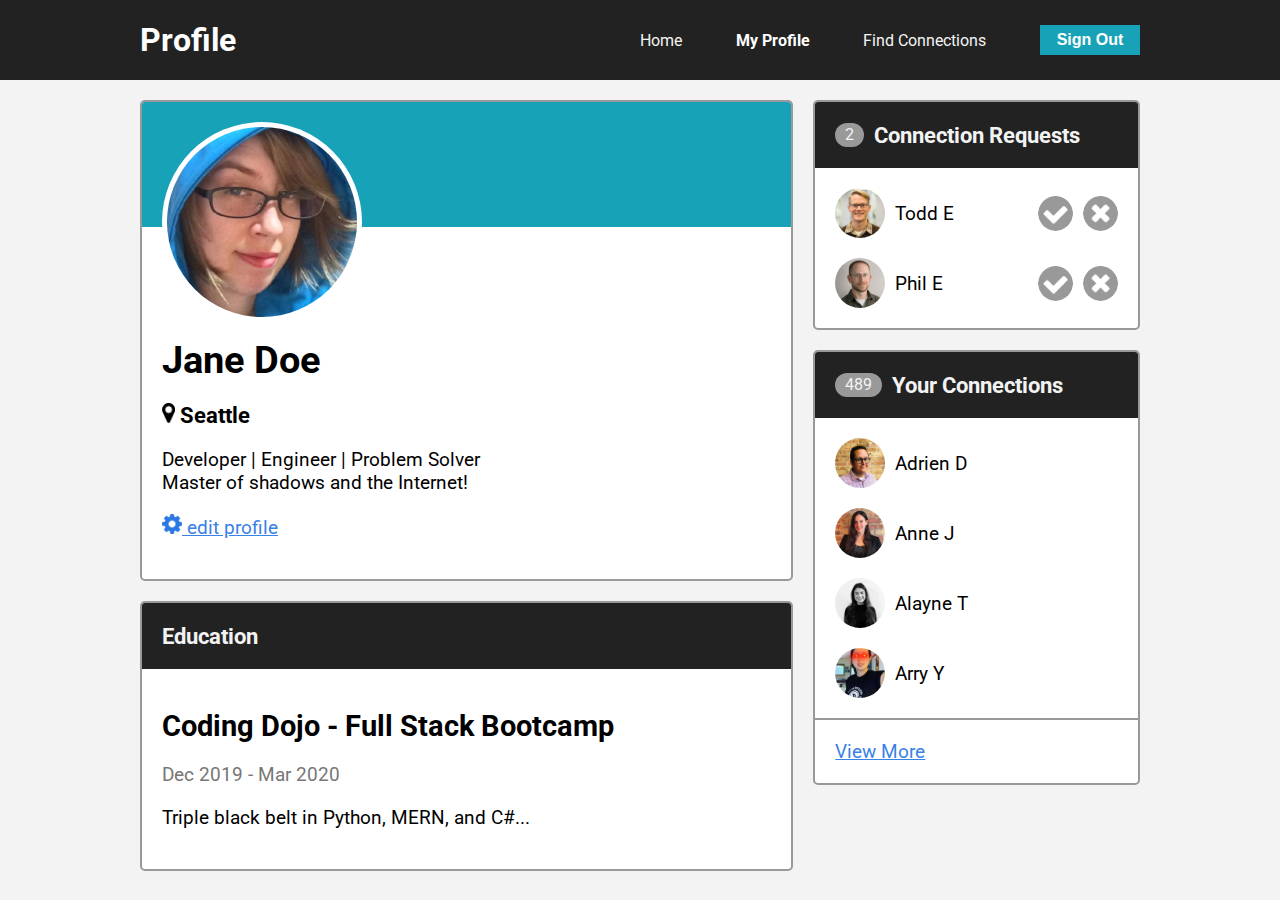
<file: Parks_Ben_MakingConnections/index.html>
<!DOCTYPE html>
<html lang="en">
<head>
    <meta charset="UTF-8">
    <meta name="viewport" content="width=device-width, initial-scale=1.0">
    <title>Profile Page</title>
    <link rel="stylesheet" href="style.css">
    <link rel="preconnect" href="https://fonts.gstatic.com">
    <link href="https://fonts.googleapis.com/css2?family=Roboto&display=swap" rel="stylesheet">
</head>
<body>

    <!-- navbar -->
    <div class="nav">
        <div class="flex-container">
            <h1 class="nav-title">Profile</h1>
            <ul class="nav-links">
                <li><a href="#">Home</a></li>
                <li><a href="#" class="active">My Profile</a></li>
                <li><a href="#">Find Connections</a></li>
                <li><button class="btn">Sign Out</button></li>
            </ul>
        </div>
    </div>

    <!-- main -->
    <div class="flex-container main">

        <!-- 2/3 width column -->
        <div class="col-2">

            <!-- user info card -->
            <div class="card user-card">
                <div class="card-header">
                    <img src="images/jane-m.jpg" alt="jane" class="avatar-m">
                </div>
                <div class="card-body">
                    <h1 id="username">Jane Doe</h1>
                    <h3><img src="icons/map-marker.png" alt="pin" class="icon-s"> Seattle</h3>
                    <p>Developer | Engineer | Problem Solver<br>
                    Master of shadows and the Internet!</p>
                    <p onclick="edit()"><a href="#"><img src="icons/gear.png" alt="gear" class="icon-s"> edit profile</a></p>
                </div>
            </div>

            <!-- user education card -->
            <div class="card">
                <div class="card-header">
                    <h3>Education</h3>
                </div>
                <div class="card-body">
                    <h2>Coding Dojo - Full Stack Bootcamp</h2>
                    <p class="dates">Dec 2019 - Mar 2020</p>
                    <p>Triple black belt in Python, MERN, and C#...</p>
                </div>
            </div>

        </div>

        <!-- 1/3 width column -->
        <div class="col-1">

            <!-- connection requests card -->
            <div class="card">
                <div class="card-header">
                    <span class="badge" id="requests">2</span>
                    <h3>Connection Requests</h3>
                </div>
                <ul class="card-list">
                    <li class="card-list-item" id="Todd">
                        <span>
                            <img src="images/todd-s.jpg" alt="todd" class="avatar-s">
                            Todd E
                        </span>
                        <span>
                            <img src="icons/accept-circle.png" alt="accept" class="icon" onclick='add("#Todd")'>
                            <img src="icons/close-circle.png" alt="close" class="icon" onclick='subtract("#Todd")'>
                        </span>
                    </li>
                    <li class="card-list-item" id="Phil">
                        <span>
                            <img src="images/phil-s.jpg" alt="Phil" class="avatar-s">
                            Phil E
                        </span>
                        <span>
                            <img src="icons/accept-circle.png" alt="accept" class="icon" onclick='add("#Phil")'>
                            <img src="icons/close-circle.png" alt="close" class="icon" onclick='subtract("#Phil")'>
                        </span>
                    </li>
                </ul>
            </div>

            <!-- your connections card -->
            <div class="card">
                <div class="card-header">
                    <span class="badge" id="connections">489</span>
                    <h3>Your Connections</h3>
                </div>
                <ul class="card-list">
                    <li class="card-list-item start">
                        <img src="images/adrien-s.jpg" alt="adrien" class="avatar-s">
                        Adrien D
                    </li>
                    <li class="card-list-item start">
                        <img src="images/anne-s.jpg" alt="anne" class="avatar-s">
                        Anne J
                    </li>
                    <li class="card-list-item start">
                        <img src="images/alayne-s.jpg" alt="alayne" class="avatar-s">
                        Alayne T
                    </li>
                    <li class="card-list-item start">
                        <img src="images/arry-s.jpg" alt="arry" class="avatar-s">
                        Arry Y
                    </li>
                </ul>
                <div class="card-footer">
                    <a href="#">View More</a>
                </div>
            </div>

        </div>
    </div>

    <script src="script.js"></script>
</body>
</html>
</file>
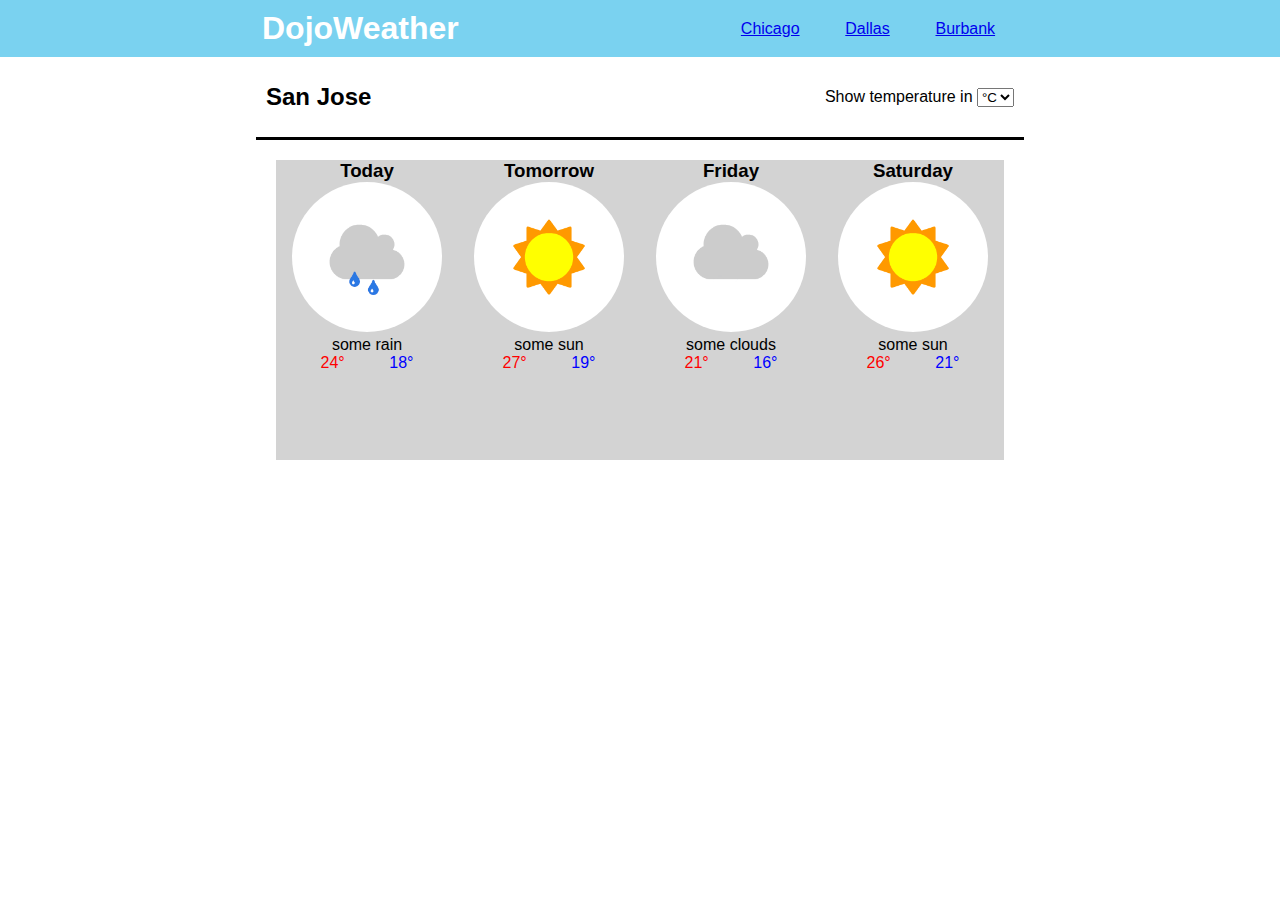
<file: Parks_Ben_Weather/index.html>
<!DOCTYPE html>
<html lang="en">
<head>
    <meta charset="UTF-8">
    <meta name="viewport" content="width=device-width, initial-scale=1.0">
    <link rel="stylesheet" href="style.css">
    <title>DojoWeather</title>
</head>
<body>
    <!-- alert -->
    <div class="popup">
        <div class="loading">
            <div class="upper">
                <h3>This page says:</h3>
                <p>Loading weather report...</p>
            </div>
            <div class="btn">
                <button class="ok" onclick="accept1()">OK</button>
            </div>
        </div>
    </div>

    <!-- container -->
    <div class="container">
        <!-- address bar -->
        <div class="topNav">
            <div class="dojo"><h1>DojoWeather</h1></div>
            <div class="location">
                <a href="#" onclick="popUp(this)">Chicago</a>
                <a href="#" onclick="popUp(this)">Dallas</a>
                <a href="#" onclick="popUp(this)">Burbank</a>
            </div>
        </div>

        <!-- city -->
        <div class="city">
            <div><h2>San Jose</h2></div>
            <div>
                <p>Show temperature in 
                    <select>
                        <option onselect="celsius(this)">°C</option>
                        <option onselect="fahrenheit(this)">°F</option>
                    </select></p>
            </div>
        </div>

        <!-- date/weather -->
        <div class="weather">
            <div class="today">
                <div><h3>Today</h3></div>
                <div><img src="some_rain.png" alt="rain" class="image"></div>
                <div><p>some rain</p></div>
                <div class="temp">
                    <span class="hot">24°</span>
                    <span class="cold">18°</span>
                </div>
            </div>
            <div class="tomorrow">
                <div><h3>Tomorrow</h3></div>
                <div><img src="some_sun.png" alt="sun" class="image"></div>
                <div><p>some sun</p></div>
                <div class="temp">
                    <span class="hot">27°</span>
                    <span class="cold">19°</span>
                </div>
            </div>
            <div class="friday">
                <div><h3>Friday</h3></div>
                <div><img src="some_clouds.png" alt="clouds" class="image"></div>
                <div><p>some clouds</p></div>
                <div class="temp">
                    <span class="hot">21°</span>
                    <span class="cold">16°</span>
                </div>
            </div>
            <div class="saturday">
                <div><h3>Saturday</h3></div>
                <div><img src="some_sun.png" alt="sun" class="image"></div>
                <div><p>some sun</p></div>
                <div class="temp">
                    <span class="hot">26°</span>
                    <span class="cold">21°</span>
                </div>
            </div>
        </div>
    </div>
    
    <!-- cookies -->
    <div class="cookies">
        <div>
            <img src="cookie.png" alt="cookie">
        </div>
        <div>
            <h4>Stop! Cookie time</h4>
            <p>We use cookies (sadly nothe edible ones) to personalize content and ads, to provide social media deatures and to analyse our traffic. <a href="#">Read more...</a></p>
        </div>
        <div>
            <button class="accept" onclick="accept2()">I accept</button>
        </div>
    </div>

    <script src="script.js"></script>
</body>
</html>
</file>
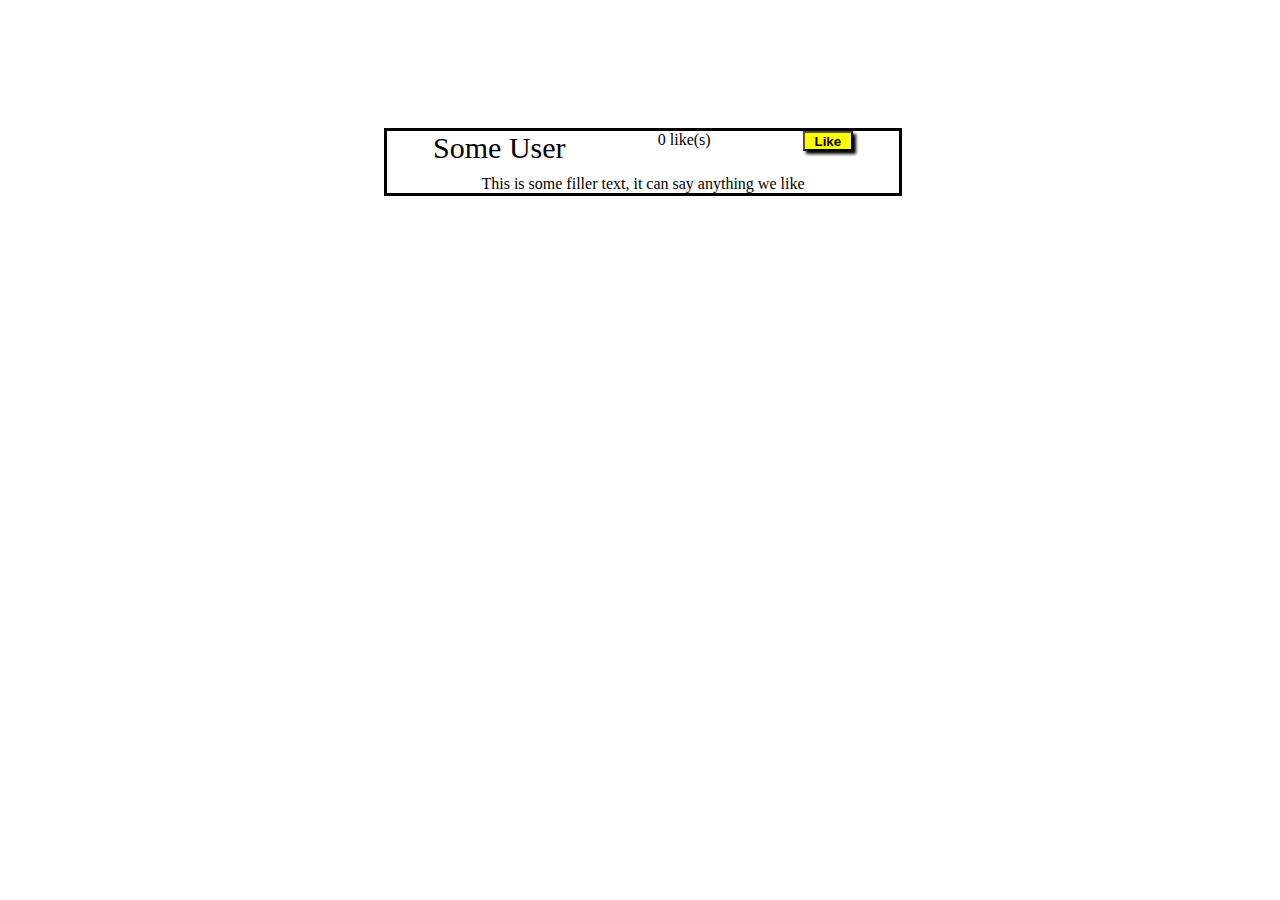
<file: Parks_Ben_Likes/part 1/index.html>
<!DOCTYPE html>
<html lang="en">
<head>
    <meta charset="UTF-8">
    <meta name="viewport" content="width=device-width, initial-scale=1.0">
    <link rel="stylesheet" href="style.css">
    <title>Likes</title>
</head>
<body>
    <div class = "container">
        <div class = "top">
            <p class = "user">Some User</p>
            <p id = "count">0 like(s)</p>
            <button class = "btn" onclick="add1()">Like</button>
        </div>
        <div class = "text">
            <p>This is some filler text, it can say anything we like</p>
        </div>
    </div>

    <script src = "script.js"></script>
</body>
</html>
</file>
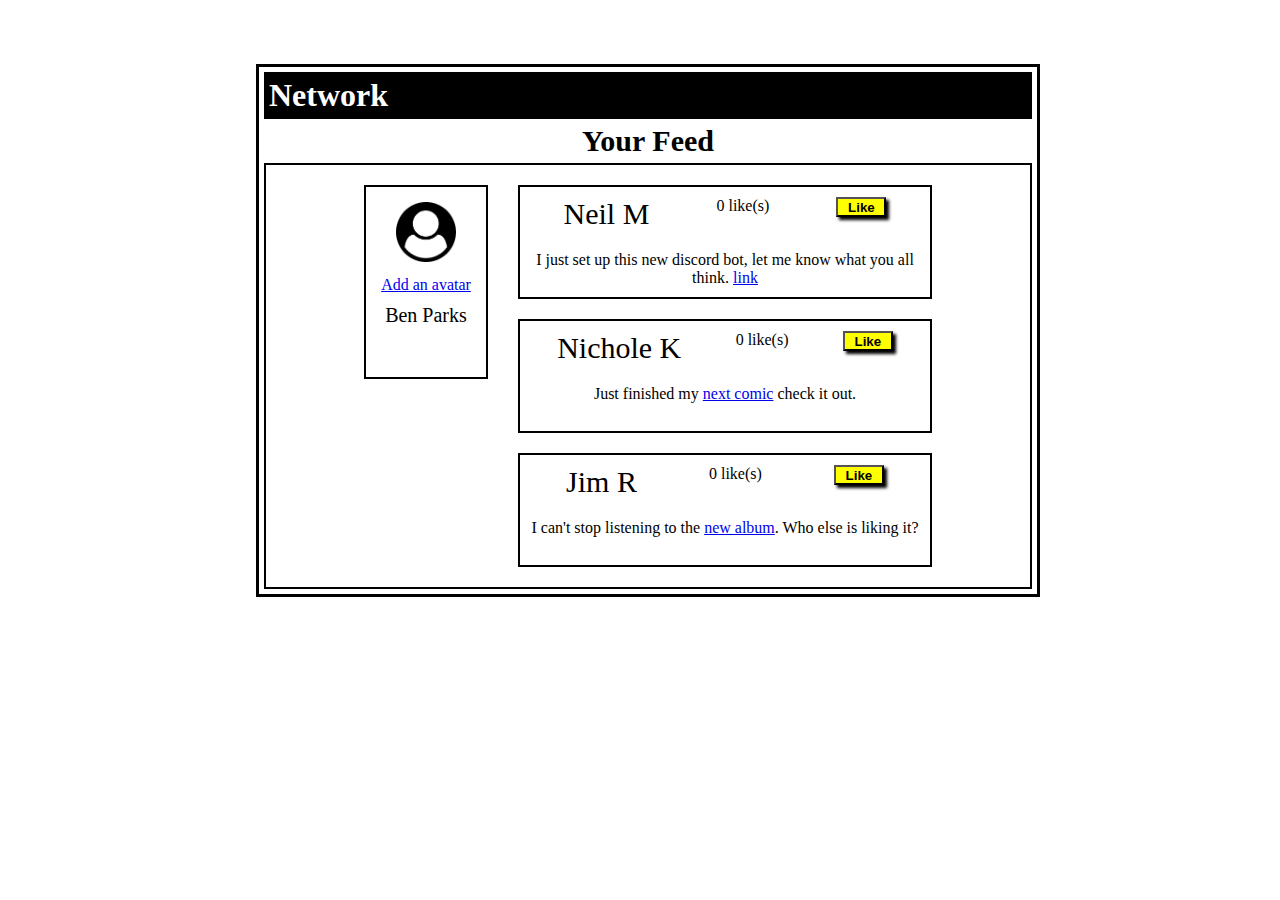
<file: Parks_Ben_Likes/part 2/index.html>
<!DOCTYPE html>
<html lang="en">
<head>
    <meta charset="UTF-8">
    <meta name="viewport" content="width=device-width, initial-scale=1.0">
    <link rel="stylesheet" href="style.css">
    <title>Likes</title>
</head>
<body>
    <div class = "container">
        <div class = "network">
            <h1>Network</h1>
        </div>
        <div class = "feed">
            <h2>Your Feed</h2>
        </div>
        <div class = "boxes">
            <div class = "left">
                <div class = "profile">
                    <div><img src="user-circle.png" alt="user"></div>
                    <div><a href="#">Add an avatar</a></div>
                    <div><p class = "ben">Ben Parks</p></div>
                </div>
            </div>
            <div class ="right">
                <div class = "Neil">
                    <div class = "top">
                        <p class = "user">Neil M</p>
                        <p id = "countM">0 like(s)</p>
                        <button class = "btn" onclick="add1()">Like</button>
                    </div>
                    <div class = "text">
                        <p>I just set up this new discord bot, let me know what you all think. <a href="#">link</a></p>
                    </div>
                </div>
                <div class = "Nichole">
                    <div class = "top">
                        <p class = "user">Nichole K</p>
                        <p id = "countK">0 like(s)</p>
                        <button class = "btn" onclick="add2()">Like</button>
                    </div>
                    <div class = "text">
                        <p>Just finished my <a href="#">next comic</a> check it out.</p>
                    </div>
                </div>
                <div class = "Jim">
                    <div class = "top">
                        <p class = "user">Jim R</p>
                        <p id = "countR">0 like(s)</p>
                        <button class = "btn" onclick="add3()">Like</button>
                    </div>
                    <div class = "text">
                        <p>I can't stop listening to the <a href="#">new album</a>. Who else is liking it?</p>
                    </div>
                </div>
            </div>
        </div>
    </div>

    <script src = "script.js"></script>
</body>
</html>
</file>
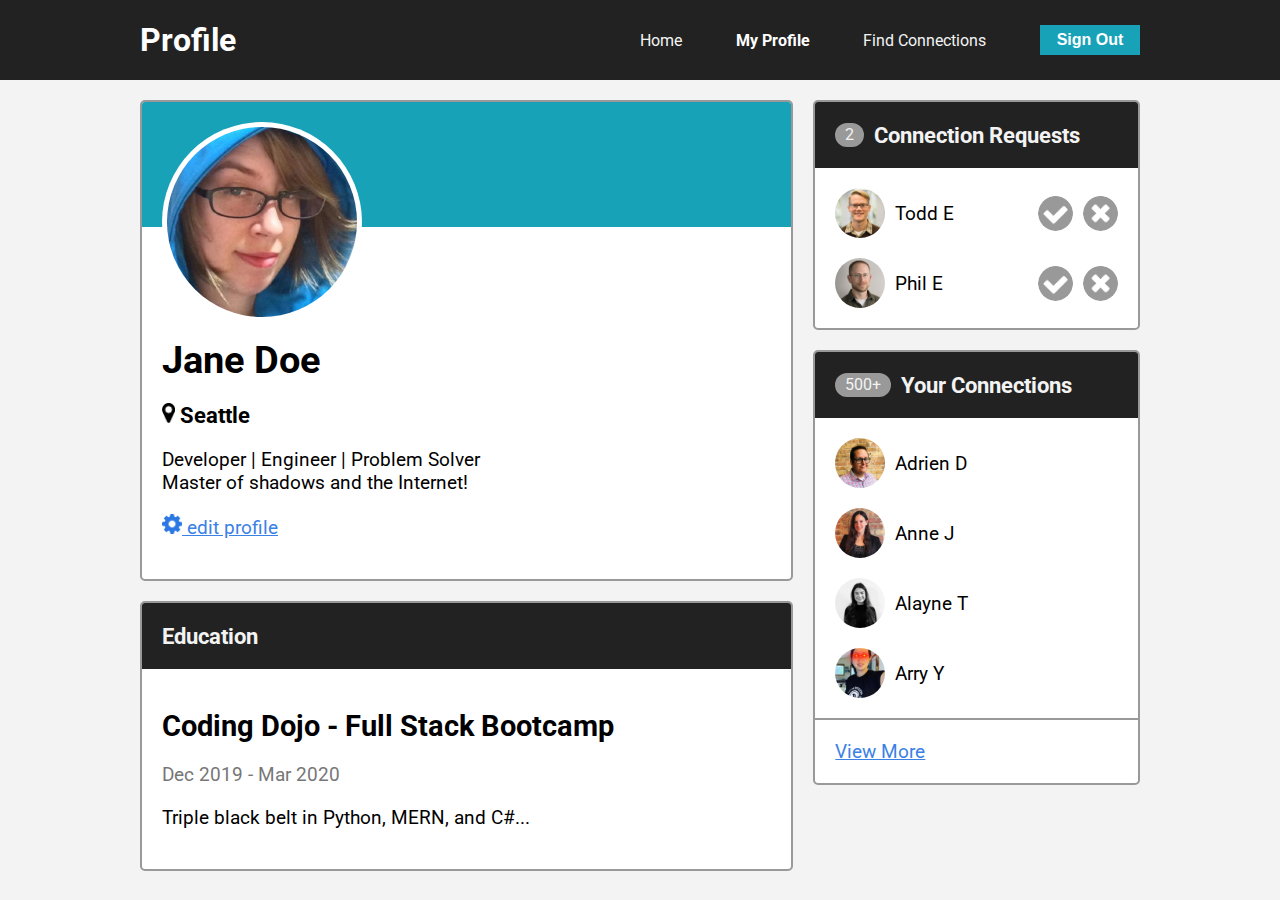
<file: Parks_Ben_MakingConnections/_PA141/profile-page/index.html>
<!DOCTYPE html>
<html lang="en">
<head>
    <meta charset="UTF-8">
    <meta name="viewport" content="width=device-width, initial-scale=1.0">
    <title>Profile Page</title>
    <link rel="stylesheet" href="style.css">
    <link rel="preconnect" href="https://fonts.gstatic.com">
    <link href="https://fonts.googleapis.com/css2?family=Roboto&display=swap" rel="stylesheet">
</head>
<body>

    <!-- navbar -->
    <div class="nav">
        <div class="flex-container">
            <h1 class="nav-title">Profile</h1>
            <ul class="nav-links">
                <li><a href="#">Home</a></li>
                <li><a href="#" class="active">My Profile</a></li>
                <li><a href="#">Find Connections</a></li>
                <li><button class="btn">Sign Out</button></li>
            </ul>
        </div>
    </div>

    <!-- main -->
    <div class="flex-container main">

        <!-- 2/3 width column -->
        <div class="col-2">

            <!-- user info card -->
            <div class="card user-card">
                <div class="card-header">
                    <img src="images/jane-m.jpg" alt="jane" class="avatar-m">
                </div>
                <div class="card-body">
                    <h1>Jane Doe</h1>
                    <h3><img src="icons/map-marker.png" alt="pin" class="icon-s"> Seattle</h3>
                    <p>Developer | Engineer | Problem Solver<br>
                    Master of shadows and the Internet!</p>
                    <p><a href="#"><img src="icons/gear.png" alt="gear" class="icon-s"> edit profile</a></p>
                </div>
            </div>

            <!-- user education card -->
            <div class="card">
                <div class="card-header">
                    <h3>Education</h3>
                </div>
                <div class="card-body">
                    <h2>Coding Dojo - Full Stack Bootcamp</h2>
                    <p class="dates">Dec 2019 - Mar 2020</p>
                    <p>Triple black belt in Python, MERN, and C#...</p>
                </div>
            </div>

        </div>

        <!-- 1/3 width column -->
        <div class="col-1">

            <!-- connection requests card -->
            <div class="card">
                <div class="card-header">
                    <span class="badge">2</span>
                    <h3>Connection Requests</h3>
                </div>
                <ul class="card-list">
                    <li class="card-list-item">
                        <span>
                            <img src="images/todd-s.jpg" alt="todd" class="avatar-s">
                            Todd E
                        </span>
                        <span>
                            <img src="icons/accept-circle.png" alt="accept" class="icon">
                            <img src="icons/close-circle.png" alt="close" class="icon">
                        </span>
                    </li>
                    <li class="card-list-item">
                        <span>
                            <img src="images/phil-s.jpg" alt="phil" class="avatar-s">
                            Phil E
                        </span>
                        <span>
                            <img src="icons/accept-circle.png" alt="accept" class="icon">
                            <img src="icons/close-circle.png" alt="close" class="icon">
                        </span>
                    </li>
                </ul>
            </div>

            <!-- your connections card -->
            <div class="card">
                <div class="card-header">
                    <span class="badge">500+</span>
                    <h3>Your Connections</h3>
                </div>
                <ul class="card-list">
                    <li class="card-list-item start">
                        <img src="images/adrien-s.jpg" alt="adrien" class="avatar-s">
                        Adrien D
                    </li>
                    <li class="card-list-item start">
                        <img src="images/anne-s.jpg" alt="anne" class="avatar-s">
                        Anne J
                    </li>
                    <li class="card-list-item start">
                        <img src="images/alayne-s.jpg" alt="alayne" class="avatar-s">
                        Alayne T
                    </li>
                    <li class="card-list-item start">
                        <img src="images/arry-s.jpg" alt="arry" class="avatar-s">
                        Arry Y
                    </li>
                </ul>
                <div class="card-footer">
                    <a href="#">View More</a>
                </div>
            </div>

        </div>
    </div>

    <script src="script.js"></script>
</body>
</html>
</file>
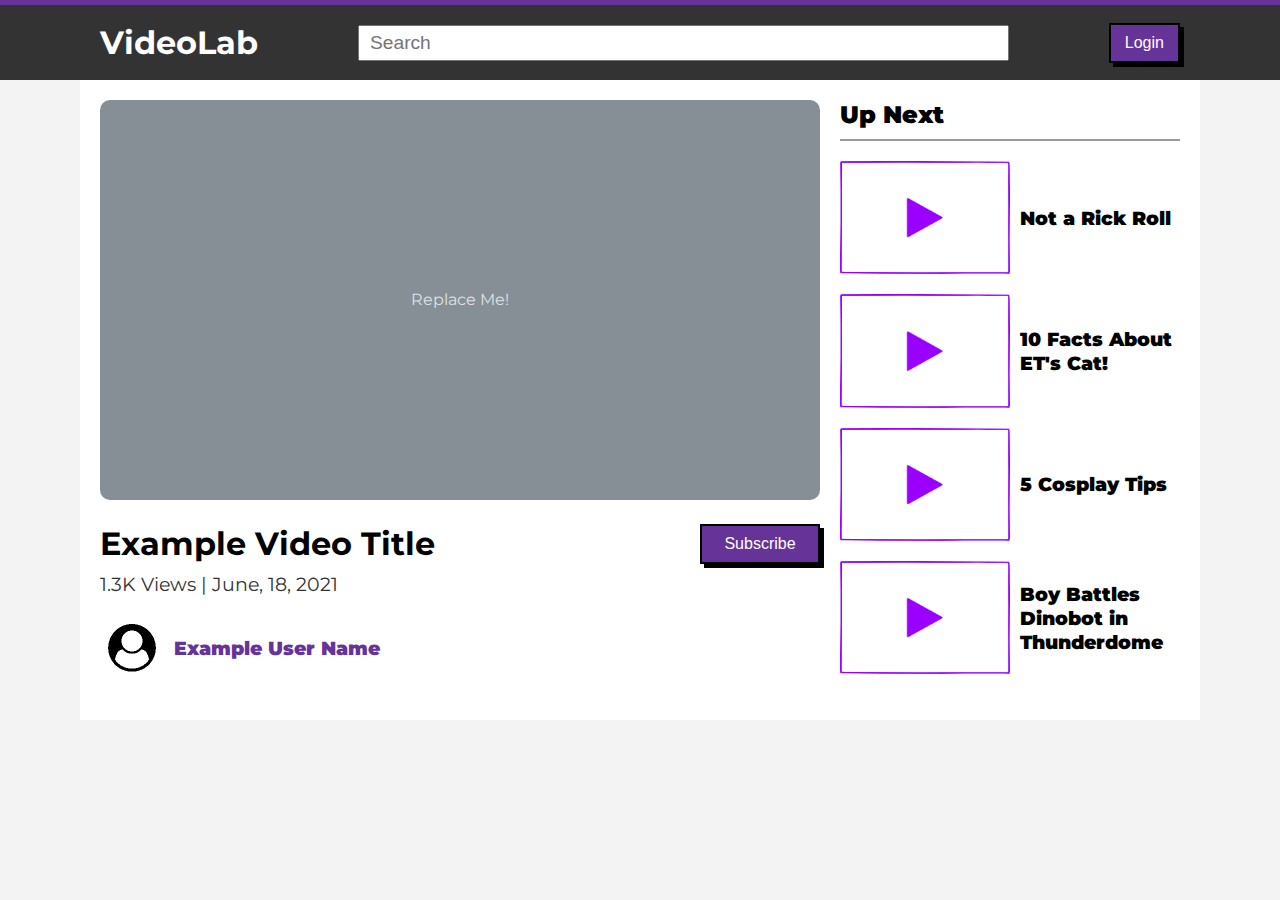
<file: Parks_Ben_Video/_PA431/video-preview/index.html>
<!DOCTYPE html>
<html lang="en">
<head>
    <meta charset="UTF-8">
    <meta http-equiv="X-UA-Compatible" content="IE=edge">
    <meta name="viewport" content="width=device-width, initial-scale=1.0">
    <title>VideoLab</title>
    <link rel="preconnect" href="https://fonts.gstatic.com">
    <link href="https://fonts.googleapis.com/css2?family=Montserrat&display=swap" rel="stylesheet"> 
    <link rel="stylesheet" href="style.css">
</head>
<body>

    <!-- top navigation -->
    <div class="top">
        <div class="nav-container">
            <h1>VideoLab</h1>
            <input type="text" placeholder="Search" name="query" class="search">
            <button class="btn">Login</button>
        </div>
    </div>

    <!-- main content -->
    <div class="flex-container">

        <!-- left column -->
        <div class="col-l">

            <!-- this is a placeholder replace it with a real video -->
            <figure class="placeholder">
                <svg style="text-anchor:middle;" width="720" height="400" xmlns="http://www.w3.org/2000/svg" role="img" aria-label="Placeholder: 720x400" preserveAspectRatio="xMidYMid slice" focusable="false">
                    <title>Placeholder</title>
                    <rect width="100%" height="100%" fill="#868e96"></rect>
                    <text x="50%" y="50%" dy=".3em" fill="#dee2e6" >Replace Me!</text>
                </svg>
            </figure>

            <!-- video info -->
            <div class="row">
                <div class="start">
                    <h1>Example Video Title</h1>
                    <h3>1.3K Views | June, 18, 2021</h3>
                    <div class="user">
                        <img src="assets/user.png" alt="user-circle" class="avatar-s">
                        <span class="user-name">Example User Name</span>
                    </div>
                </div>
                <button class="btn">Subscribe</button>
            </div>

        </div>

        <!-- right column -->
        <div class="col-r">

            <h3 class="sub-header">Up Next</h3>

            <div class="video-small">
                <img src="assets/video-placeholder.png" alt="video placeholder" class="vid-s">
                <span class="video-title">Not a Rick Roll</span>
            </div>

            <div class="video-small">
                <img src="assets/video-placeholder.png" alt="video placeholder" class="vid-s">
                <span class="video-title">10 Facts About ET's Cat!</span>
            </div>

            <div class="video-small">
                <img src="assets/video-placeholder.png" alt="video placeholder" class="vid-s">
                <span class="video-title">5 Cosplay Tips</span>
            </div>

            <div class="video-small">
                <img src="assets/video-placeholder.png" alt="video placeholder" class="vid-s">
                <span class="video-title">Boy Battles Dinobot in Thunderdome</span>
            </div>

        </div>

    </div>

    <script src="script.js"></script>
</body>
</html>
</file>
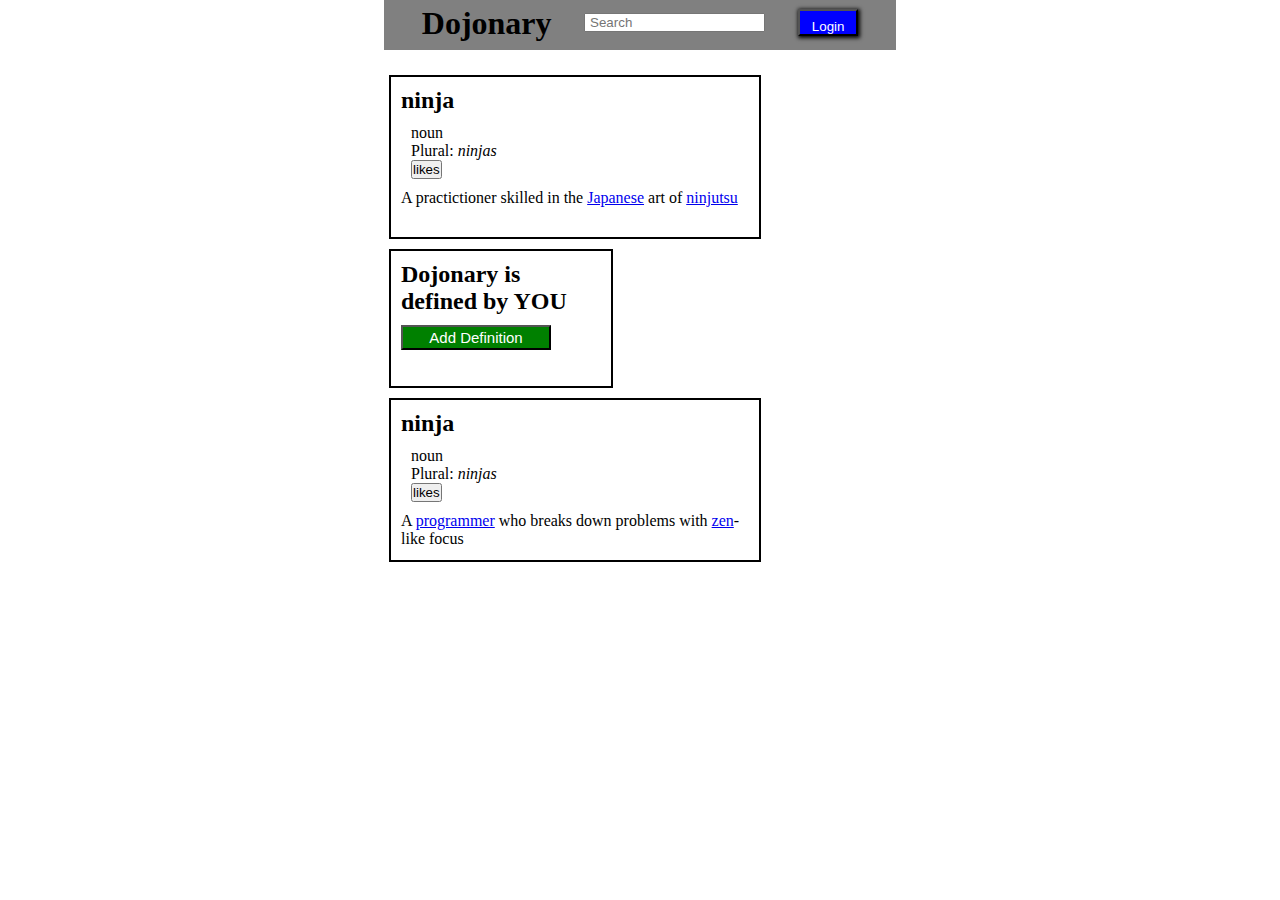
<file: Parks_Ben_ButtonClicker/click.html>
<!DOCTYPE html>
<html lang="en">
<head>
    <meta charset="UTF-8">
    <meta name="viewport" content="width=device-width, initial-scale=1.0">
    <link rel="stylesheet" href="style.css">
    <script src="click.js"></script>
    <title>Button Clicker</title>
</head>
<body>
    <div class = "container">
        <div class = "dojo">
            <h1>Dojonary</h1>
            <div class = "search">
                <form action="#">
                    <input type="text"
                        placeholder=" Search"
                        name="search">
                </form>
            </div>
            <div><button class = "btn" onclick="turnoff(this)">Login</button></div>
        </div>
        <div class = "ninja">
            <p><h2>ninja</h2></p>
            <div class = "definition">
                <p>noun</p>
                <p>Plural: <emphasis>ninjas</emphasis></p>
                <p><button class = "like" onclick = "alert('Ninja was liked')">likes</button></p>
            </div>
            <div>
                <p class = "right">A practictioner skilled in the <a href="#">Japanese</a> art of <a href="#">ninjutsu</a></p>
            </div>
        </div>
        <div class = "dojonary">
            <h2>Dojonary is defined by YOU</h2>
            <p><button class = "add" onclick="hide(this)">Add Definition</button></p>
        </div>
        <div class = "noun">
            <h2>ninja</h2>
            <div class = "definition">
                <p>noun</p>
                <p>Plural: <emphasis>ninjas</emphasis></p>
                <p><button class = "like" onclick = "alert('Ninja was liked')">likes</button></p>
            </div>
            <div>
                <p class = "right">A <a href="#">programmer</a> who breaks down problems with <a href="#">zen</a>-like focus</p>
            </div>
        </div>
    </div>
</body>
</html>
</file>
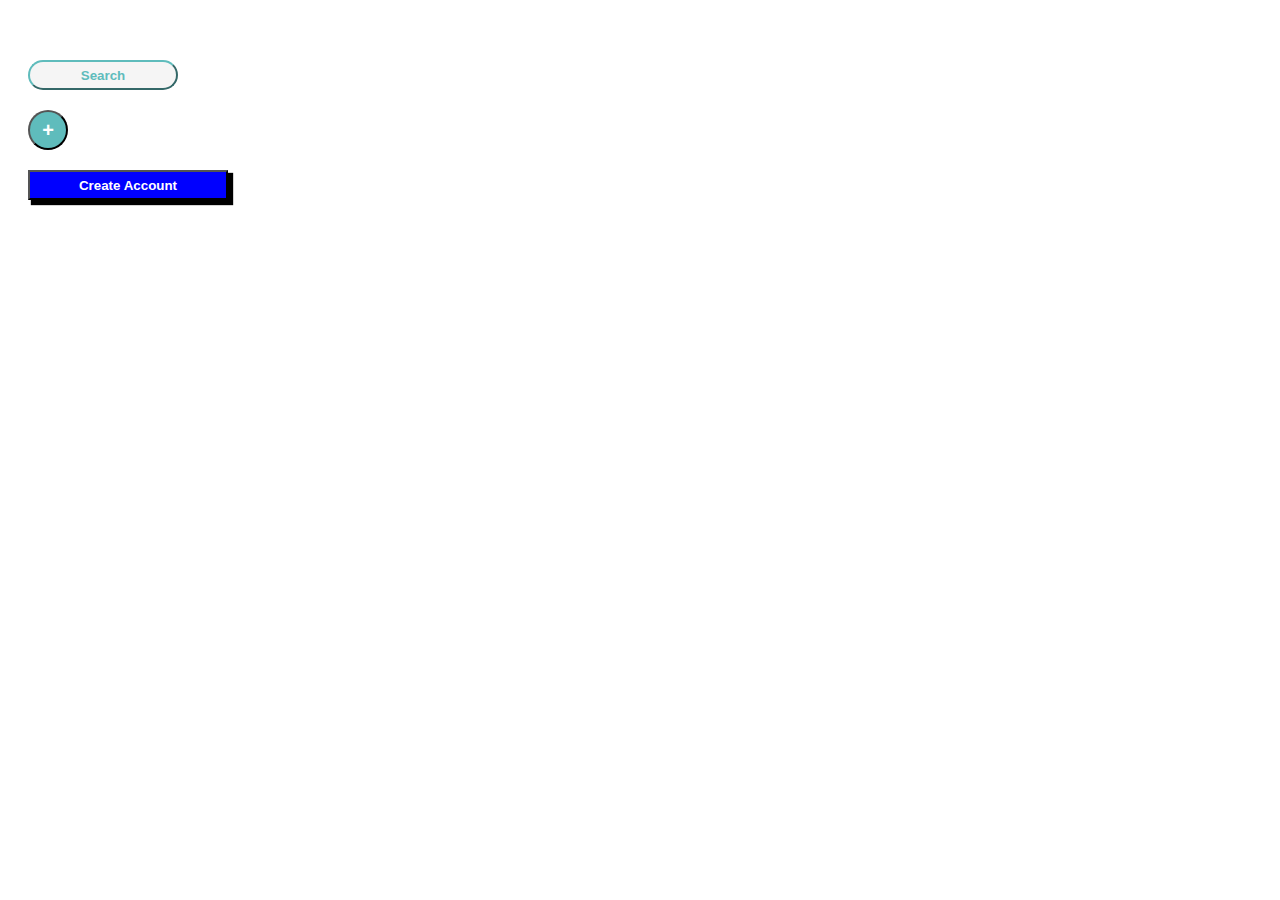
<file: Parks_Ben_ButtonUp/ButtonUp.html>
<!DOCTYPE html>
<html lang="en">
    <head>
        <meta charset="UTF-8">
        <meta name="viewport" content="width=device-width, initial-scale=1.0">
        <title>Button Up</title>
        <link rel="stylesheet" href="style.css">
    </head>
    <body>
        <div>
            <button id = "button1"><strong>Search</strong></button>
        </div>
        <div>
            <button id = "button2"><strong>+</strong></button>
        </div>
        <div>
            <button id = "button3"><strong>Create Account</strong></button>
        </div>
    </body>
</html>
</file>
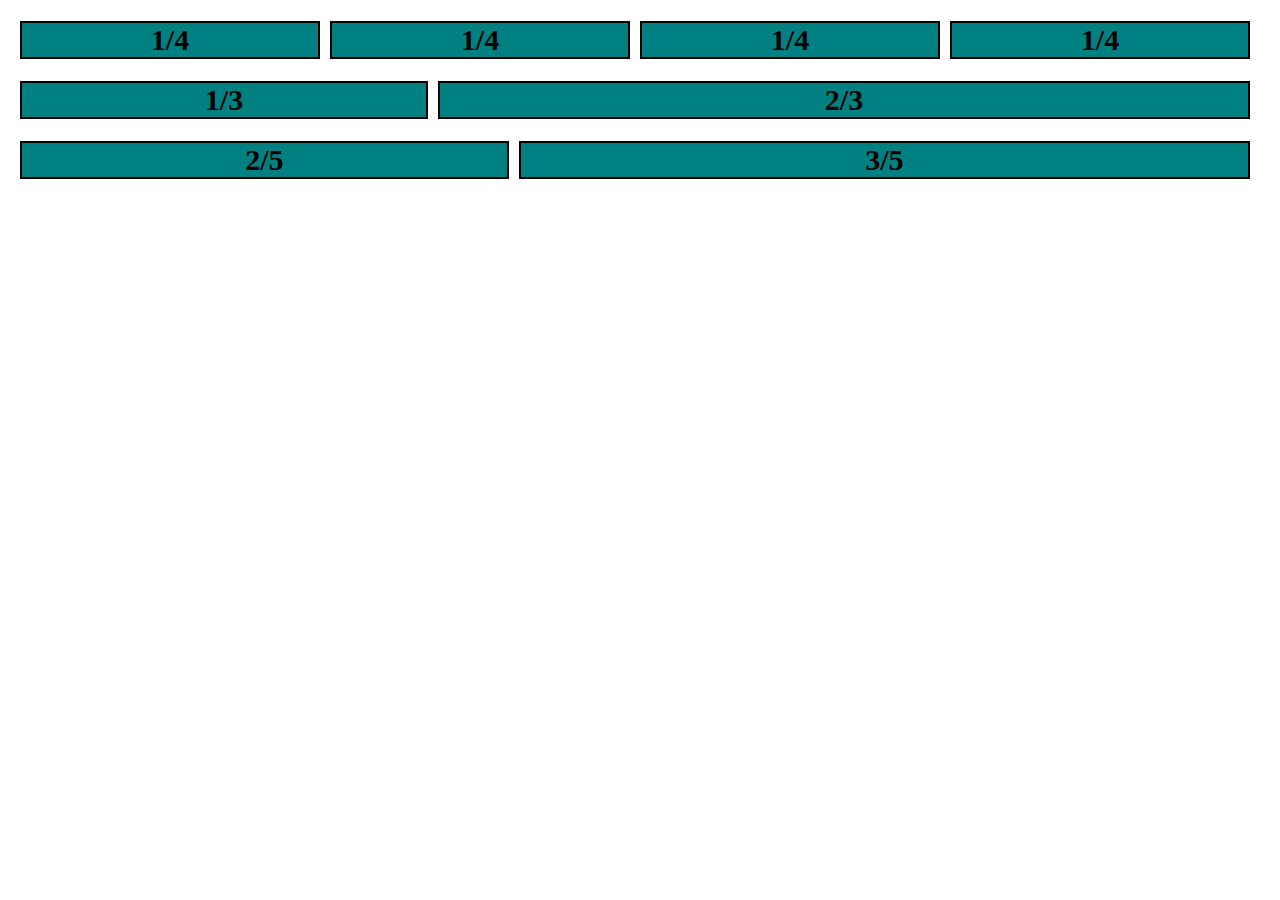
<file: Parks_Ben_Flexible/flexible.html>
<!DOCTYPE html>
<html lang="en">
<head>
    <meta charset="UTF-8">
    <meta name="viewport" content="width=device-width, initial-scale=1.0">
    <link rel="stylesheet" href="style.css">
    <title>FLEX-ible Columns</title>
</head>
<body>
    <div class="row">
        <div class="col">1/4</div>
        <div class="col">1/4</div>
        <div class="col">1/4</div>
        <div class="col">1/4</div>
    </div>
    <div class="row">
        <div class="col">1/3</div> 
        <div class="col-2">2/3</div>
    </div>
    <div class="row">
        <div class="col-2">2/5</div>
        <div class="col-3">3/5</div>
    </div>
</body>
</html>
</file>
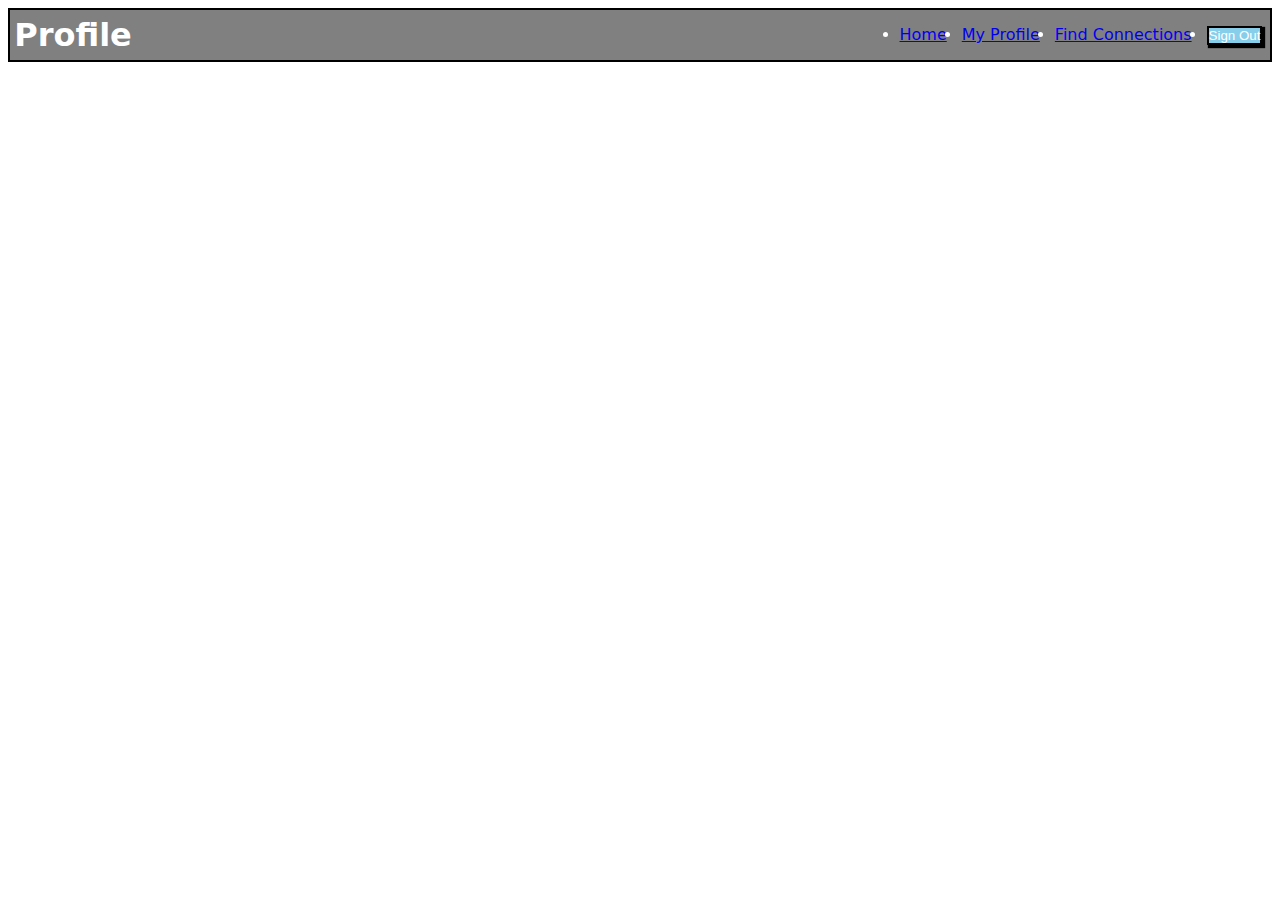
<file: Parks_Ben_FlexNavBar/navbar.html>
<!DOCTYPE html>
<html lang="en">
<head>
    <meta charset="UTF-8">
    <meta name="viewport" content="width=device-width, initial-scale=1.0">
    <link rel="stylesheet" href="style.css">
    <title>Navbar</title>
</head>
<body>
    <div class="nav">
        <h1 class="nav-title">Profile</h1>
        <ul class="nav-links">
            <li><a href="#">Home</a></li>
            <li><a href="#" class="active">My Profile</a></li>
            <li><a href="#">Find Connections</a></li>
            <li><button class="btn">Sign Out</button></li>
        </ul>
    </div>
</body>
</html>
</file>
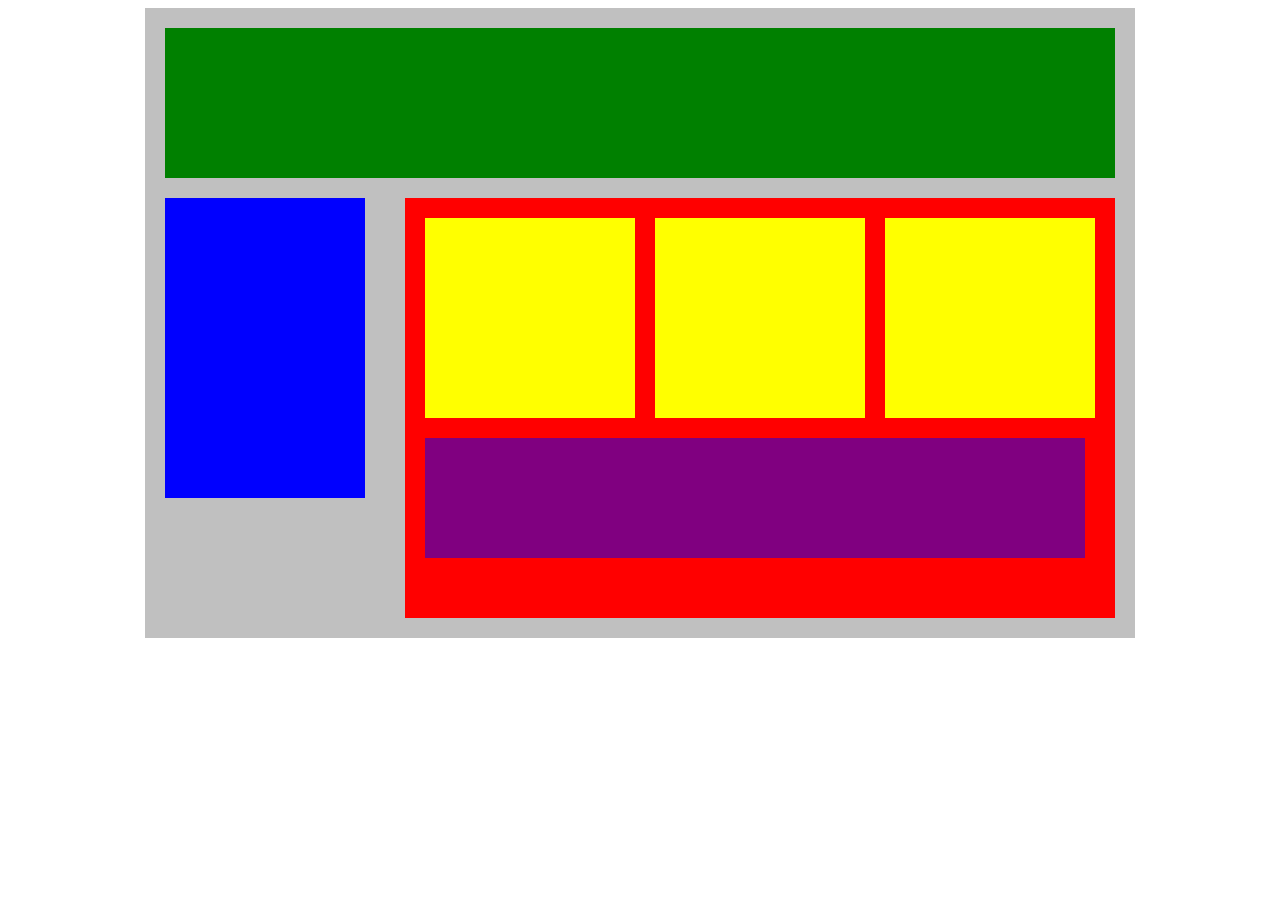
<file: Parks_Ben_FlexOurBlocks/Blocks.html>
<!DOCTYPE html>
<html lang="en">
<head>
    <title>Position Practice</title>
    <link rel="stylesheet" type="text/css" href="style.css">
</head>
<body>
    <div class="container">
        <div class="top-nav"></div>
        <div class="row">
            <div class="side-nav"></div>
            <div class="main">
                <div class="row">
                    <div class="sub-content"></div>
                    <div class="sub-content"></div>
                    <div class="sub-content"></div>
                </div>
                <div id="advertisement"></div>
            </div>
        </div>
    </div>
</body>
</file>
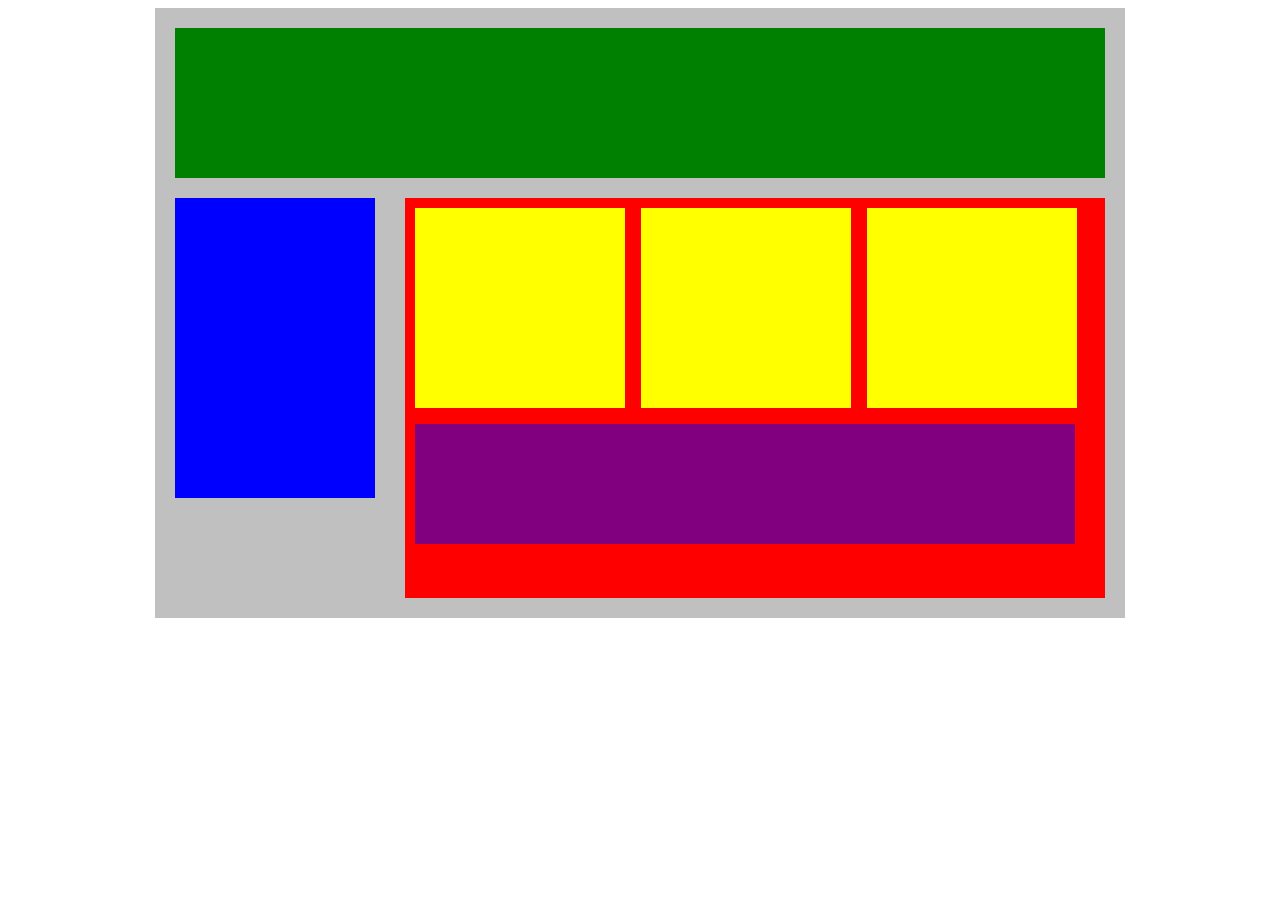
<file: Parks_Ben_PlottingOurBlocks/Blocks.html>
<!DOCTYPE html>
<html lang="en">
<head>
    <title>Position Practice</title>
    <link rel="stylesheet" type="text/css" href="style.css">
</head>
<body>
    <div class="container">
        <div class="top-nav"></div>
        <div class="side-nav"></div>
        <div class="main">
            <div class="sub-content"></div>
            <div class="sub-content"></div>
            <div class="sub-content"></div>
            <div id="advertisement"></div>
        </div>
    </div>
</body>
</html>
</file>
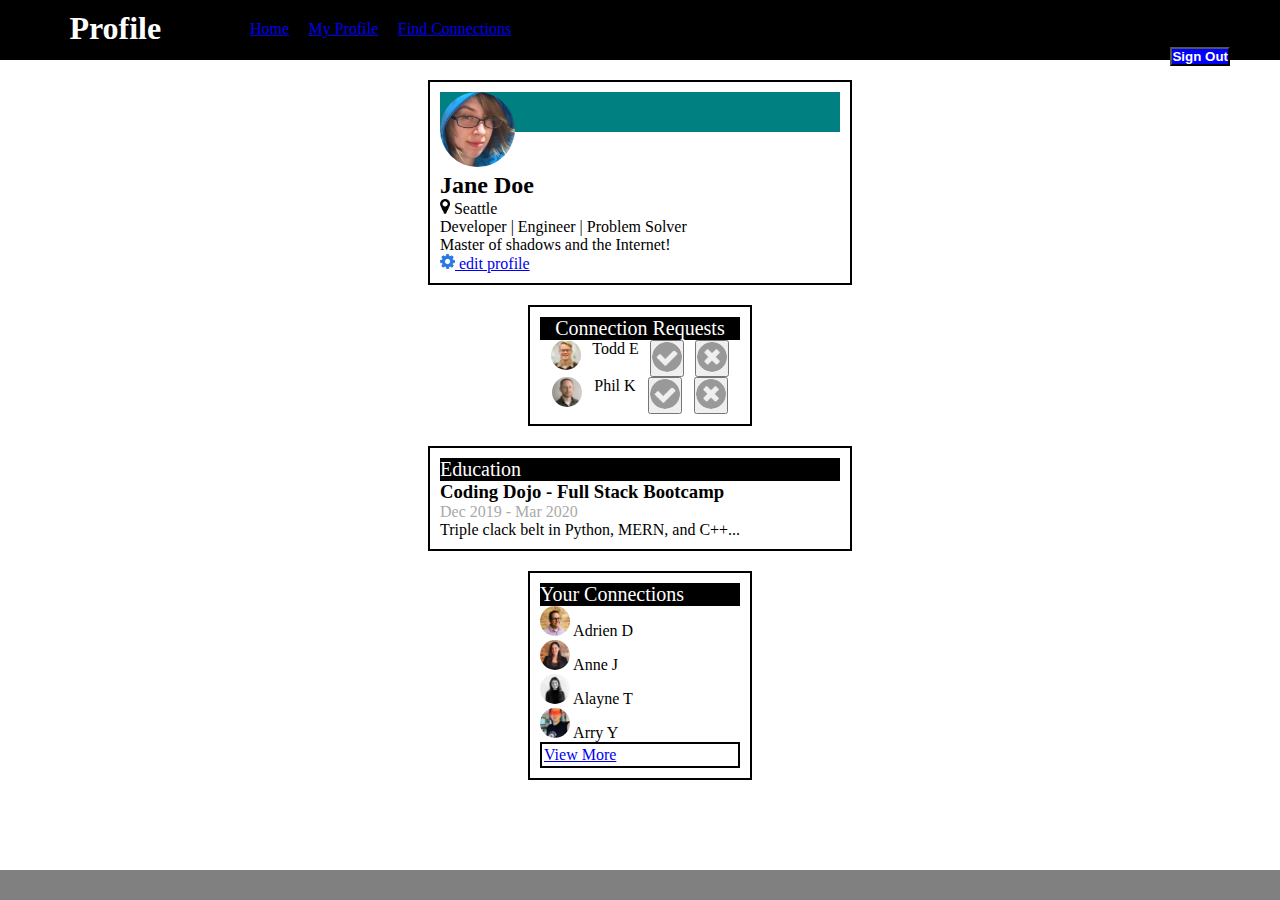
<file: Parks_Ben_ProfilePage/profile.html>
<!DOCTYPE html>
<html lang="en">
<head>
    <meta charset="UTF-8">
    <meta name="viewport" content="width=device-width, initial-scale=1.0">
    <link rel="stylesheet" href="style.css">
    <title>Profile Page</title>
</head>
<body>
    <div class = "navbar">
        <div class = "left">
            <h1 class="nav-title">Profile</h1>
            <div class="nav-links">
                <p><a href="#">Home</a></p>
                <p><a href="#">My Profile</a></p>
                <p><a href="#">Find Connections</a></p>
            </div>
        </div>
        <div class = "right">
            <p><button class="btn">Sign Out</button></p>
        </div>
    </div>
    <div class = "container">
        <div class = "profile">
            <div class = "topbar">
                <img src="jane-m.jpg" class ="jane" alt="Jane">
            </div>
            <div class = "info">
                <h2>Jane Doe</h2>
                <p><img src="map-marker.png" class = "pin" alt="map"> Seattle </p>
                <p>Developer | Engineer | Problem Solver</p>
                <p>Master of shadows and the Internet!</p>
                <p><img src="gear.png" class = "pin" alt="gear"><a href="#"> edit profile</a></p>
            </div>
        </div>
        <div class = "connection">
            <div class = "title">Connection Requests</div>
            <p class = "space"><img src="todd-s.jpg" class = "pic" alt="Todd"> Todd E <button><img src="accept-circle.png" class = "pic" alt="accept"></button><button><img src="close-circle.png" class = "pic" alt="close"></button></p>
            <p class = "space"><img src="phil-s.jpg" class = "pic" alt="Todd"> Phil K <button><img src="accept-circle.png" class = "pic" alt="accept"></button><button><img src="close-circle.png" class = "pic" alt="close"></button></p>
        </div>
        <div class = "education">
            <div class = "title">Education</div>
            <h3>Coding Dojo - Full Stack Bootcamp</h3>
            <p class = "date">Dec 2019 - Mar 2020</p>
            <p>Triple clack belt in Python, MERN, and C++...</p>
        </div>
        <div class = "friends">
            <div class = "title">Your Connections</div>
            <p><img src="adrien-s.jpg" class = "pic" alt="Adrien"> Adrien D </p>
            <p><img src="anne-s.jpg" class = "pic" alt="Anne"> Anne J </p>
            <p><img src="alayne-s.jpg" class = "pic" alt="Alayne"> Alayne T </p>
            <p><img src="arry-s.jpg" class = "pic" alt="arry"> Arry Y </p>
            <p class ="more"><a href="#">View More</a></p>
        </div>
    </div>
    <div class = "footer">

    </div>
</body>
</html>
</file>
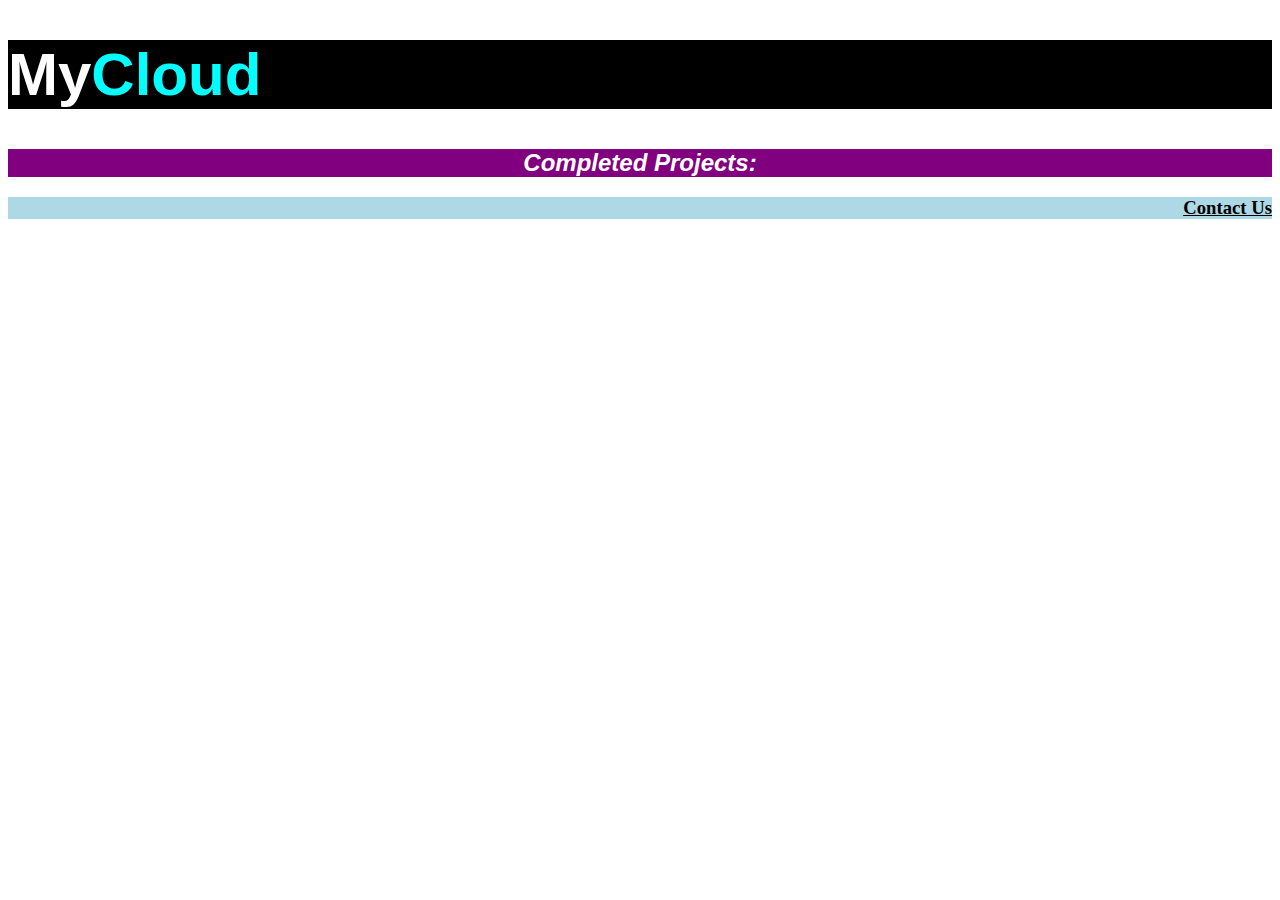
<file: Parks_Ben_TextStyling/Parks_Ben_TextStyling.html>
<!DOCTYPE html>
<html lang="en">
    <head>
        <meta charset="UTF-8">
        <meta name="viewport" content="width=device-width, initial-scale=1.0">
        <title>Text Styling</title>
        <link rel="stylesheet" href="style.css">
    </head>
    <body>
        <h1>My<span style = "color: cyan;">Cloud</span></h1>
        <h2>Completed Projects:</h2>
        <h3>Contact Us</h3>
    </body>
</html>
</file>
<file: Parks_Ben_Weather/style.css>
*{
    margin: 0;
    padding: 0;
}

.popup{
    display: flex;
    justify-content: center;
    font-family:'Lucida Sans', 'Lucida Sans Regular', 'Lucida Grande', 'Lucida Sans Unicode', Geneva, Verdana, sans-serif;
    font-size: 14px;
    display: none;
}

.loading{
    border: 2px solid black;
    width: 200px;
    height: 100px;
    border-radius: 20px;
}

.upper{
    padding: 10px;
    padding-bottom: 10px;
}

.btn{
    border-top: 2px solid black;
    display: flex;
    justify-content: center;
}

.ok{
    display: flex;
    justify-content: center;
    align-items: center;
    width: 200px;
    height: 32px;
    padding: 0;
    border-radius: 0 0 19px 19px;
}

.container{
    text-align: center;
    font-family:'Lucida Sans', 'Lucida Sans Regular', 'Lucida Grande', 'Lucida Sans Unicode', Geneva, Verdana, sans-serif;
}

.topNav{
    background-color: rgb(122, 210, 240);
    padding: 10px;
    color: white;
    display: flex;
    justify-content: space-between;
    align-items: center;
}

.dojo{
    margin-left: 20%;
}

.location{
    margin-right: 20%;
    width: 300px;
    display: flex;
    justify-content: space-around;
}

.city{
    margin: 0 20%;
    border-bottom: 3px solid black;
    height: 60px;
    padding: 10px;
    display: flex;
    justify-content: space-between;
    align-items: center;
}

.weather{
    margin: 0 20%;
    padding: 20px;
    display: flex;
    justify-content: space-between;
}

.today, .tomorrow, .friday, .saturday{
    background-color: lightgrey;
    width: 200px;
    height: 300px;
}

.image{
    height: 150px;
    border-radius: 50%;
}

.hot{
    color:red
}

.cold{
    color: blue;
}

.temp{
    display: flex;
    justify-content: space-evenly;
}

.cookies{
    font-family:'Lucida Sans', 'Lucida Sans Regular', 'Lucida Grande', 'Lucida Sans Unicode', Geneva, Verdana, sans-serif;
    border: 2px solid black;
    background-color: lightgray;
    padding: 20px;
    display: flex;
    justify-content: space-evenly;
    align-items: center;
    margin: 0 20%;
    display: none;
    position: fixed;
}

.accept{
    background-color: rgb(122, 210, 240);
    width: 100px;
    box-shadow: 2px 2px 2px black;
}
</file>
<file: Parks_Ben_Likes/part 1/style.css>
*{
    margin: 0;
    padding: 0;
}

.container{
    text-align: center;
    border: 3px solid black;
    width: 40%;
    margin-left: 30%;
    margin-top: 10%;
}

.top{
    display: flex;
    justify-content: center;
    justify-content: space-around;
}

.user{
    font-size: 30px;
    padding-bottom: 10px;
}

.btn{
    height: 20px;
    width: 50px;
    font-weight: bold;
    justify-self: center;
    background-color: yellow;
    box-shadow: 3px 3px 3px black;
}
</file>
<file: Parks_Ben_Likes/part 2/style.css>
*{
    margin: 0;
    padding: 0;
}

.container{
    text-align: center;
    border: 3px solid black;
    width: 60%;
    margin-left: 20%;
    margin-top: 5%;
}

.network{
    background-color: black;
    color: white;
    text-align: left;
}

.feed{
    font-size: 20px;
}

.ben{
    font-size: 20px;;
}

div{
    padding:5px;
}

.boxes{
    border: 2px solid black;
    display: flex;
    justify-content: center;
}

.left{
    display: flex;
    align-items: flex-start;
}

.right{
    display: flex;
    flex-direction: column;
    justify-content: flex-start;
    align-items: flex-end;
}

.profile{
    border: 2px solid black;
    padding: 10px;
    margin: 10px;
    width: 100px;
    height: 170px;
}

.Neil, .Nichole, .Jim{
    border: 2px solid black;
    height: 100px;
    width: 400px;
    margin: 10px;
}

.top{
    display: flex;
    justify-content: center;
    justify-content: space-around;
}

.user{
    font-size: 30px;
    padding-bottom: 10px;
}

.btn{
    height: 20px;
    width: 50px;
    font-weight: bold;
    justify-self: center;
    background-color: yellow;
    box-shadow: 3px 3px 3px black;
}

img{
    height: 60px;
}
</file>
<file: Parks_Ben_Video/_PA431/video-preview/style.css>
* {
    padding: 0;
    margin: 0;
}

body {
    background-color: #f3f3f3;
    font-family: 'Montserrat', sans-serif;
}

.top {
    background-color: #333;
    height: 75px;
    border-top: 5px solid rebeccapurple;
    color: #fff;
}

.search {
    padding: 5px 10px;
    font-size: 1.2rem;
    width: 100%;
    margin: 0 100px;
}

.btn {
    background-color: rebeccapurple;
    color: #fff;
    width: 120px;
    height: 40px;
    border: 2px solid #000;
    box-shadow: 4px 4px #000;
    font-size: 1rem;
    cursor: pointer;
}

.nav-container, .flex-container {
    width: 1080px;
    margin: 0 auto;
    display: flex;
}

.nav-container {
    justify-content: space-between;
    align-items: center;
    height: inherit;
}

.flex-container {
    padding: 20px;
    background-color: #fff;
}

.col-l {
    flex: 2;
}

.col-r {
    flex: 1;
    margin-left: 20px;
}

.placeholder {
    margin-bottom: 20px;
    width: 100%;
}

.placeholder svg {
    border-radius: 10px;
}

.row {
    display: flex;
    align-items: flex-start;
    justify-content: space-between;
}

.user {
    margin: 20px 0;
    display: flex;
    align-items: center;
}

.start h1 {
    margin-bottom: 10px;
}

.start h3 {
    color: #333;
    font-weight: 400;
}

.avatar-s {
    height: 64px;
}

.user-name {
    margin-left: 10px;
    color: rebeccapurple;
    font-size: 1.2rem;
    font-weight: 900;
    font-size: 1.2rem;
}

.sub-header {
    font-size: 1.5rem;
    font-weight: 900;
    padding-bottom: 10px;
    border-bottom: 2px solid #999;
}

.video-small {
    display: flex;
    align-items: center;
    margin: 20px 0;
}

.vid-s {
    width: 170px;
    margin-right: 10px;
}

.video-title {
    font-size: 1.2rem;
    font-weight: 900;
}
</file>
<file: Parks_Ben_ButtonClicker/style.css>
*{
    margin: 0px;
    padding: 0px;
}

.container{
    margin-left: 30%;
    margin-right: 30%;
    display: flex;
    flex-wrap: wrap;
}

.dojo{
    width: 100%;
    height: 40px;
    padding: 5px;
    background-color: gray;
    margin-bottom: 20px;
    display: flex;
    justify-content: space-evenly;
}

.btn, .search{
    padding-top: 8px;
}

.btn{
    background-color: blue;
    color: white;
    margin-top: 4px;
    width: 60px;
    text-align: center;
    box-shadow: 1px 1px 4px 1px black;
}

.ninja, .noun{
    margin: 5px;
    padding: 10px;
    border: 2px solid black;
    width: 348px;
    height: 140px;
}

.dojonary{
    margin: 5px;
    padding: 10px;
    border: 2px solid black;
    width: 200px;
    height: 115px;
}

.add{
    margin-top: 10px;
    text-align: center;
    background-color: green;
    color: white;
    height: 25px;
    width: 150px;
    font-size: 15px;
}

.definition{
    padding: 10px;
    text-align: left;
}

emphasis{
    font-style: italic;
}
</file>
<file: Parks_Ben_ButtonUp/style.css>
div{
    margin: 20px;
}


#button1{
    background-color: whitesmoke;
    color: rgb(95, 188, 188);
    border-color: rgb(95, 188, 188);
    height: 30px;
    width: 150px;
    border-radius: 20px;
    text-align: center;
    margin-top: 40px;
}

#button2{
    background-color: rgb(95, 188, 188);
    border-radius: 50%;
    height: 40px;
    width: 40px;
    color: white;
    text-align: center;
    font-size: 20px;
}

#button3{
    background-color: blue;
    color: white;
    text-align: center;
    height: 30px;
    width: 200px;
    box-shadow: 4px 4px 1px 1px black;
    font-family: 'Segoe UI', Tahoma, Geneva, Verdana, sans-serif;
}
</file>
<file: Parks_Ben_Flexible/style.css>
*{
    margin: 0px;
    padding: 0px;
}

.row{
    margin: 20px;
    height: 40px;
    text-align: center;
    font-size: 30px;
    font-weight: bold;
    display: flex;
    justify-content: space-around;
    align-items: center;
}

.col, .col-2, .col-3{
    border: 2px solid black;
    background-color: teal;
    margin-right: 10px;
}

.col{
    flex:1;
}

.col-2{
    flex: 2;
}

.col-3{
    flex:3;
}
</file>
<file: Parks_Ben_FlexNavBar/style.css>
*{
    border: 0px;
    padding: 0px;
}

.nav{
    height: 50px;
    border: 2px solid black;
    display: flex;
    justify-content: space-between;
    align-items: center;
    background-color: gray;
    color: white;
    font-family: system-ui, -apple-system, BlinkMacSystemFont, 'Segoe UI', Roboto, Oxygen, Ubuntu, Cantarell, 'Open Sans', 'Helvetica Neue', sans-serif;
}

.nav-title{
    width: 10%;
    display: flex;
    justify-content: space-evenly;
}

.nav-links{
    width: 30%;
    display: flex;
    justify-content: space-around;
}

.btn{
    color: white;
    border: 2px solid black;
    background-color: skyblue;
    box-shadow: 2px 2px 1px 1px black;
}
</file>
<file: Parks_Ben_FlexOurBlocks/style.css>
.container{
    width: 950px;
    background-color: silver;
    margin: 0px auto;
    padding: 20px;
}
.top-nav {
    height: 150px;
    background-color: green;
    margin-bottom: 20px;
}
.side-nav {
    height: 300px;
    width: 200px;
    background-color: blue;
    position: fixed;
}
.main {
    height: 400px;
    width: 700px;
    background-color: red;
    margin-left: 240px; 
    padding: 10px;
}
.sub-content {
    height: 200px;
    width: 210px;
    background-color: yellow;
    margin: 10px;
}
#advertisement {
    height: 120px;
    width: 660px;
    background-color: purple;
    margin: 10px;
}
.row {
    display: flex;
}
</file>
<file: Parks_Ben_PlottingOurBlocks/style.css>
div{
    margin: 10px;
}
.container{
    height: 590px;
    width: 950px;
    background-color: silver;
    margin: 0px auto;
    overflow-anchor: right;
    padding: 10px;
}
.top-nav {
    height: 150px;
    background-color: green;
}
.side-nav {
    height: 300px;
    width: 200px;
    background-color: blue;
    position:absolute;
}
.main {
    height: 400px;
    width: 700px;
    background-color: red;
    margin-left: 240px;
    margin-top: 20px;

}
.sub-content {
    height: 200px;
    width: 210px;
    background-color: yellow;
    display:inline-block;
    margin: 10px 2px 2px 10px;
}
#advertisement {
    height: 120px;
    width: 660px;
    background-color: purple;
}
</file>
<file: Parks_Ben_ProfilePage/style.css>
*{
    margin: 0px;
    padding: 0px;
}

.navbar{
    height: 60px;
    background-color: black;
    color: white;
}
.left{
    width: 600px;
    display: flex;
    justify-content: space-evenly;
    text-align: center;
    padding-top: 10px;
}

.nav-links{
    margin-top: 10px;
    width: 300px;
    display: flex;
    justify-content: space-evenly;
}

.right{
    display: flex;
    justify-content: right;
    align-items: top;
    padding-right:50px;
}

.btn{
    background-color: blue;
    color: white;
    font-weight: bold;
    display: flex;
    justify-content: space-evenly;
}

.container{
    margin-left: 300px;
    margin-right: 300px;
    padding: 10px;
    display: flex;
    flex-wrap: wrap;
    justify-content: center;
}

.topbar{
    background-color: teal;
    height: 40px;
    margin-bottom: 40px;
}

.title{
    background-color: black;
    color: white;
    font-size: 20px;
}

.profile, .education{
    height: auto;
    padding: 10px;
    margin: 10px;
    border: 2px solid black;
    width: 400px;
    text-align: left;
    justify-content: column;
}

.connection, .friends{
    padding: 10px;
    border: 2px solid black;
    width: 200px;
    text-align: left;
    margin: 10px;
}

.connection{
    text-align: center;
}

.space{
    display: flex;
    justify-content: space-evenly;
}

.more{
    padding: 2px;
    border: 2px solid black;
}

.jane{
    height: 75px;
    border-radius: 40px;
}

.pic{
    height: 30px;
    border-radius: 40px;
}

.pin{
    height: 15px;
}

.date{
    color: darkgray;
}

.footer{
    bottom: 0px;
    width: 100%;
    height: 30px;
    background-color: gray;
    position: absolute;
}
</file>
<file: Parks_Ben_TextStyling/style.css>
h1{
    background-color: black;
    background-size: contain;
    color: white;
    text-align: left;
    font-size: 60px;
    font-family:'Gill Sans', 'Gill Sans MT', Calibri, 'Trebuchet MS', sans-serif 
}

h2{
    background-color: purple;
    background-size: contain;
    color: white;
    text-align: center;
    font-style: italic;
    font-family:'Lucida Sans', 'Lucida Sans Regular', 'Lucida Grande', 'Lucida Sans Unicode', Geneva, Verdana, sans-serif
}

h3{
    background-color: lightblue;
    color:black;
    text-align: right;
    text-decoration: underline;
}
</file>
<file: Parks_Ben_MakingConnections/style.css>
/* CSS Reset */

* {
    margin: 0;
    padding: 0;
}

/* styles to apply to body */

body {
    background-color: #f3f3f3;
    font-family: 'Roboto', sans-serif;
}

.flex-container {
    width: 1000px;
    margin: 0 auto;
}

.flex-container, .nav-links, .nav {
    display: flex;
    justify-content: space-between;
    align-items: center;
}

.nav {
    height: 80px;
    background-color: #222;
    color: #fff;
    margin-bottom: 20px;
}

.nav-links {
    width: 50%;
    list-style-type: none;
    align-items: center;
}

.nav-links a {
    color: #f3f3f3;
    text-decoration: none;
}

.nav-links a.active {
    color: #fff;
    font-weight: bold;
}

.btn {
    height: 30px;
    width: 100px;
    color: #fff;
    background-color: #17a2b8;
    border: none;
    font-size: 1rem;
    font-weight: bold;
}

.flex-container.main {
    align-items: flex-start;
}

.col-2 {
    flex: 2;
    margin-right: 20px;
}

.col-1 {
    flex: 1;
}

.card {
    background-color: #fff;
    border: 2px solid #999;
    margin-bottom: 20px;
    border-radius: 5px;
    font-size: 1.2rem;
    overflow: hidden;
}


.card-header {
    padding: 20px;
    background-color: #222;
    color: #f3f3f3;
}

.card-header {
    display: flex;
    align-items: center;
}

.card-body {
    padding: 20px;
}

.card-body h1, 
.card-body h2,
.card-body h3,
.card-body p {
    margin: 20px 0px;
}

.user-card .card-header {
    background-color: #17a2b8;
    height: 85px;
    margin-bottom: 70px;
    display: block;
}

.card-footer {
    border-top: 2px solid #999;
    display: flex;
    align-items: center;
    padding: 20px;
}

.avatar-m {
    border-radius: 50%;
    background-color: #fff;
    height: 190px;
    padding: 5px;
}

.icon-s {
    height: 20px;
}

a {
    color: #3a81e6;
}

.dates {
    color: #777;
}

.card-list {
    padding: 0 20px;
    padding-top: 20px;
    list-style-type: none;
}

.card-list-item, 
.card-list-item > * {
    display: flex;
    align-items: center;
}

.card-list-item {
    margin-bottom: 20px;
    justify-content: space-between;
}

.card-list-item.start {
    justify-content: flex-start;
}

.avatar-s, .icon {
    height: 50px;
    border-radius: 50%;
    margin-right: 10px;
}

.icon {
    height: 35px;
}

.icon, .btn {
    cursor: pointer;
}

.icon:last-child {
    margin-right: 0;
}

.badge {
    font-size: 1rem;
    height: 24px;
    line-height: 24px;
    padding: 0 10px;
    background-color: #999;
    border-radius: 12px;
    margin-right: 10px;
}
</file>
<file: Parks_Ben_MakingConnections/_PA141/profile-page/style.css>
/* CSS Reset */

* {
    margin: 0;
    padding: 0;
}

/* styles to apply to body */

body {
    background-color: #f3f3f3;
    font-family: 'Roboto', sans-serif;
}

.flex-container {
    width: 1000px;
    margin: 0 auto;
}

.flex-container, .nav-links, .nav {
    display: flex;
    justify-content: space-between;
    align-items: center;
}

.nav {
    height: 80px;
    background-color: #222;
    color: #fff;
    margin-bottom: 20px;
}

.nav-links {
    width: 50%;
    list-style-type: none;
    align-items: center;
}

.nav-links a {
    color: #f3f3f3;
    text-decoration: none;
}

.nav-links a.active {
    color: #fff;
    font-weight: bold;
}

.btn {
    height: 30px;
    width: 100px;
    color: #fff;
    background-color: #17a2b8;
    border: none;
    font-size: 1rem;
    font-weight: bold;
}

.flex-container.main {
    align-items: flex-start;
}

.col-2 {
    flex: 2;
    margin-right: 20px;
}

.col-1 {
    flex: 1;
}

.card {
    background-color: #fff;
    border: 2px solid #999;
    margin-bottom: 20px;
    border-radius: 5px;
    font-size: 1.2rem;
    overflow: hidden;
}


.card-header {
    padding: 20px;
    background-color: #222;
    color: #f3f3f3;
}

.card-header {
    display: flex;
    align-items: center;
}

.card-body {
    padding: 20px;
}

.card-body h1, 
.card-body h2,
.card-body h3,
.card-body p {
    margin: 20px 0px;
}

.user-card .card-header {
    background-color: #17a2b8;
    height: 85px;
    margin-bottom: 70px;
    display: block;
}

.card-footer {
    border-top: 2px solid #999;
    display: flex;
    align-items: center;
    padding: 20px;
}

.avatar-m {
    border-radius: 50%;
    background-color: #fff;
    height: 190px;
    padding: 5px;
}

.icon-s {
    height: 20px;
}

a {
    color: #3a81e6;
}

.dates {
    color: #777;
}

.card-list {
    padding: 0 20px;
    padding-top: 20px;
    list-style-type: none;
}

.card-list-item, 
.card-list-item > * {
    display: flex;
    align-items: center;
}

.card-list-item {
    margin-bottom: 20px;
    justify-content: space-between;
}

.card-list-item.start {
    justify-content: flex-start;
}

.avatar-s, .icon {
    height: 50px;
    border-radius: 50%;
    margin-right: 10px;
}

.icon {
    height: 35px;
}

.icon, .btn {
    cursor: pointer;
}

.icon:last-child {
    margin-right: 0;
}

.badge {
    font-size: 1rem;
    height: 24px;
    line-height: 24px;
    padding: 0 10px;
    background-color: #999;
    border-radius: 12px;
    margin-right: 10px;
}
</file>
